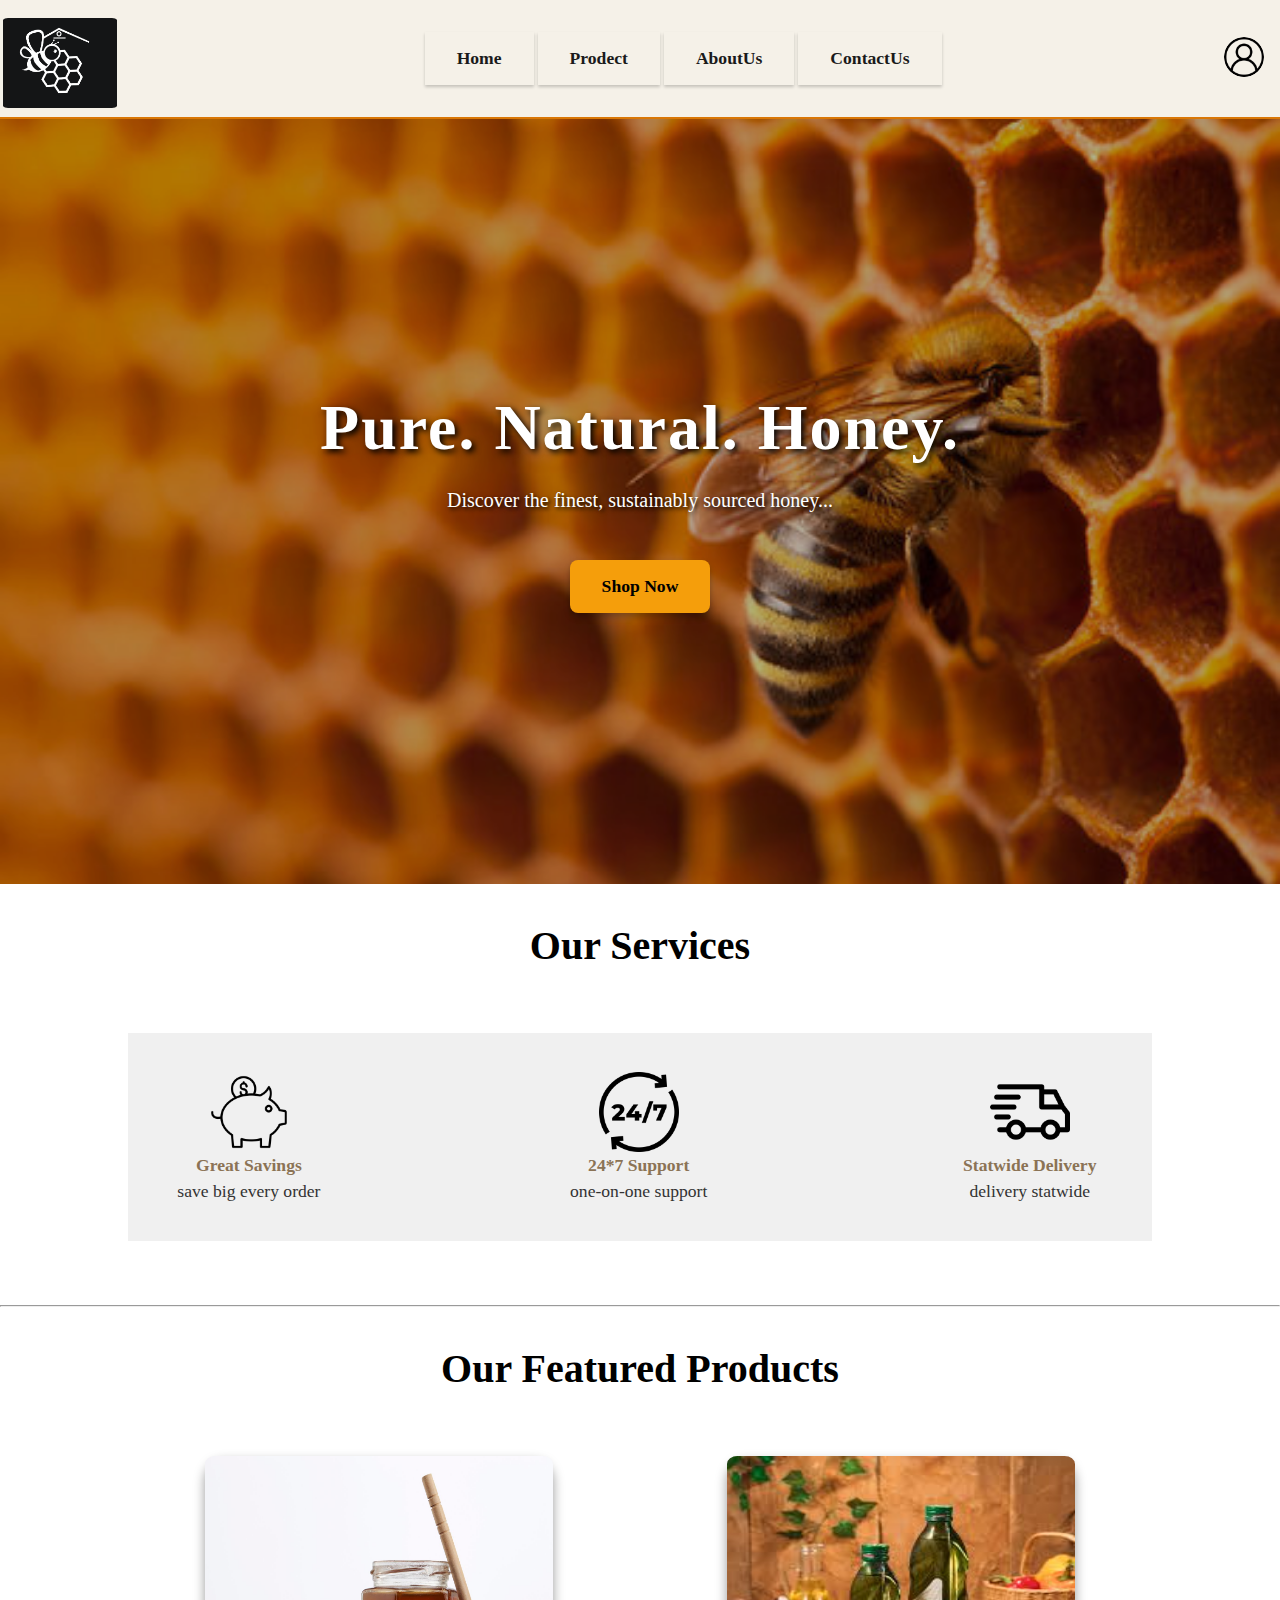
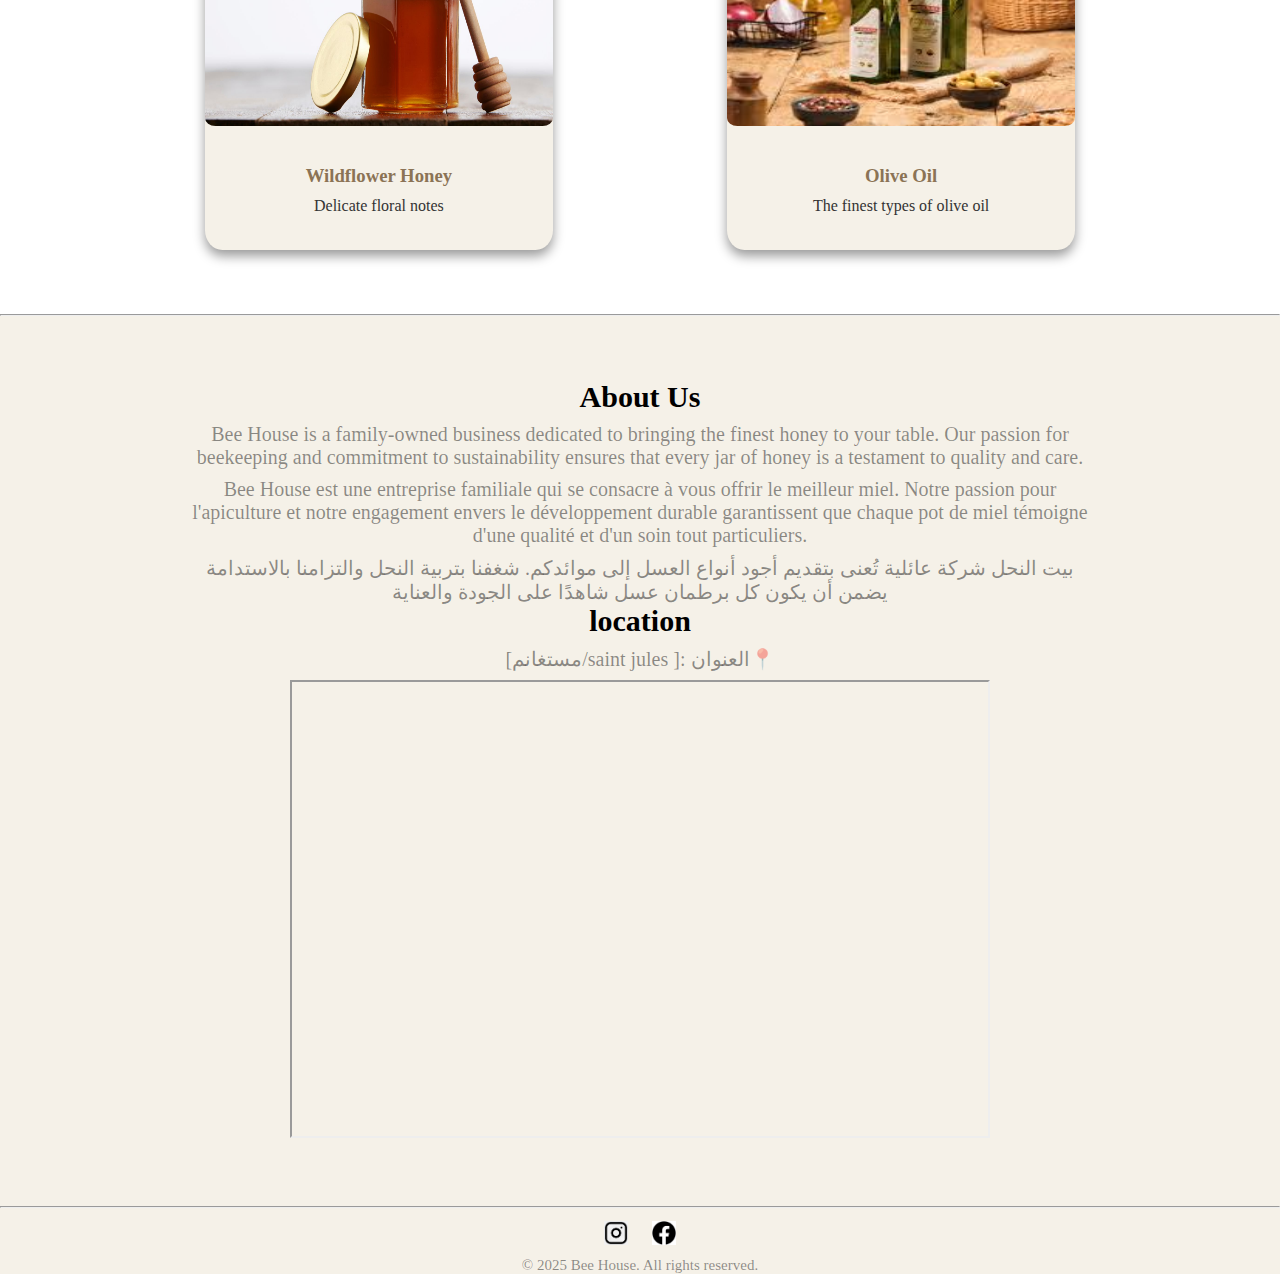
<file: index.html>
<!DOCTYPE html>
	<html>
		<head>
			<title>Bee House</title>
			<link rel="stylesheet" type="text/CSS" href="CSS/main_menu_bee_house_staylesheet.css"/>
			<meta charset="utf-8"/>
			<link rel="icon" type="image/x-icon" href="BEEBLACK.png" />
		</head>
	<body>
	<div class="header">
		<div class="logo"><img  class="beelogo" src="BEEBLACK.png"> </div>
	<section class="nav-bar">
			
			<ol>
				<li><a href="main_menu_bee_house.html"><button class="nav-bar-button">Home</button></a></li>
				<li><a href="prodect-page.html"><button class="nav-bar-button">Prodect</button></a></li>
				<li><a href="main_menu_bee_house.html#AboutUs"><button class="nav-bar-button">AboutUs</button></a></li>
				<li><a href="profile-page.html#contact"><button class="nav-bar-button">ContactUs</button></a></li>
			</ol>
	<div class="profile">
		<a href="profile-page.html"><img src="user_icon-profile.png" alt="user-profile" class="user-profile">
		</a>
	</div>
	</section>
	</div>

	<div class="divider"></div>
	
	<div class="main">
	<section class="hero-section">
		<div class="hero-content">
			<h1>Pure. Natural. Honey.</h1>
			<p>Discover the finest, sustainably sourced honey...</p>
			<a href="prodect-page.html"><button class="shop-button">Shop Now</button></a>
		</div>
	</section>
	

	<section class="our-services-section">
		<div class="sevices-text"><h2 class="services-main-title">Our Services</h2></div>
		<div class="our-services-content">
			<div class="services-card">
				<img src="piggy-bank-icon.png" alt="Savings" class="services-icon">
				<h3 class="services-title">Great Savings</h3>
				<p class="services-description">save big every order</p>
			</div>
			<div class="services-card">
				<img src="Support-icon.png" alt="Support" class="services-icon">
				<h3 class="services-title">24*7 Support</h3>
				<p class="services-description">one-on-one support</p>
			</div>
			<div class="services-card">
				<img src="Delivery-icon.png" alt="Delivery" class="services-icon">
				<h3 class="services-title">Statwide Delivery</h3>
				<p class="services-description">delivery statwide</p>
			</div>
		</div>
	</section>
	<hr>
	<section class="our-Featured-Products-section">
		<div class="Featured-Products-text"><h2 class="Featured-Products-main-title">Our Featured Products</h2></div>
		<div class="our-Featured-content">
			<div class="featured-products-card">
				<img src="jarofhoney.jpg" alt="bee-honey" class="featured-products-icon">
				<h3 class="featured-products-title">Wildflower Honey</h3>
				<p class="featured-products-description">Delicate floral notes</p>
			</div>
			<div class="featured-products-card">
				<img src="oliveoil.jpg" alt="olive-oil" class="featured-products-icon">
				<h3 class="featured-products-title">Olive Oil</h3>
				<p class="featured-products-description">The finest types of olive oil</p>
			</div>
		</div>
		
	</section>
	</div>
	<div class="footer">
	<hr>
	<section class="AboutUs-section">
	<div class="AboutUs-content"id="AboutUs">
	
		<h2>About Us</h2>
		<p> Bee House is a family-owned business dedicated to bringing the finest honey to your table. Our passion for beekeeping and commitment to sustainability ensures that every jar of honey is a testament to quality and care.
			</p>
		<p>Bee House est une entreprise familiale qui se consacre à vous offrir le meilleur miel. Notre passion pour l'apiculture et notre engagement envers le développement durable garantissent que chaque pot de miel témoigne d'une qualité et d'un soin tout particuliers.
			</p>
		<p> بيت النحل شركة عائلية تُعنى بتقديم أجود أنواع العسل إلى موائدكم. شغفنا بتربية النحل والتزامنا بالاستدامة يضمن أن يكون كل برطمان عسل شاهدًا على الجودة والعناية
			</p>
		<section class="location-section">
			<h2>location</h2>
		 	<p>[مستغانم/saint jules ]: العنوان📍</p>	
		</section>
		<center>
		<iframe title="bee-house"
				    width="700"
				    height="458"
				    id="gmap_canvas"
				    src="https://www.google.com/maps/embed?pb=!1m18!1m12!1m3!1d1408.2364253701314!2d0.09763265266804802!3d35.92988535768857!2m3!1f0!2f0!3f0!3m2!1i1024!2i768!4f13.1!3m3!1m2!1s0x128203baa3155bd5%3A0x83dfc5dcaa0c79bb!2z2KjZitiqINin2YTZhtit2YQg2Ygg2KfZhNi52LPZhCDYp9mE2YXYtdmB2ZHZiSBCZWUgaG91c2UyNw!5e0!3m2!1sfr!2sdz!4v1764360352751!5m2!1sfr!2sdz"
				    scrolling="no">
		</iframe>
		</center>
	</div>
	<hr>
	</section>
	
	<section id="media">
		<div class="social-icons">
		  
		  <a href="https://www.instagram.com/bee_house27" target="_blank">
			<img src="fa-instagram-f.png" alt="Instagram" class="social-icon">
		  </a>
		  <a href="https://www.facebook.com/lahcen2znd7" target="_blank">
			<img src="fa-facebook-f.png" alt="Facebook" class="social-icon">
		  </a>
		</div>		
	</section>
	<section id="copyright">
		<p>© 2025 Bee House. All rights reserved.
	</p>
	</section>
		
	</div>
</body>
</html>
</file>
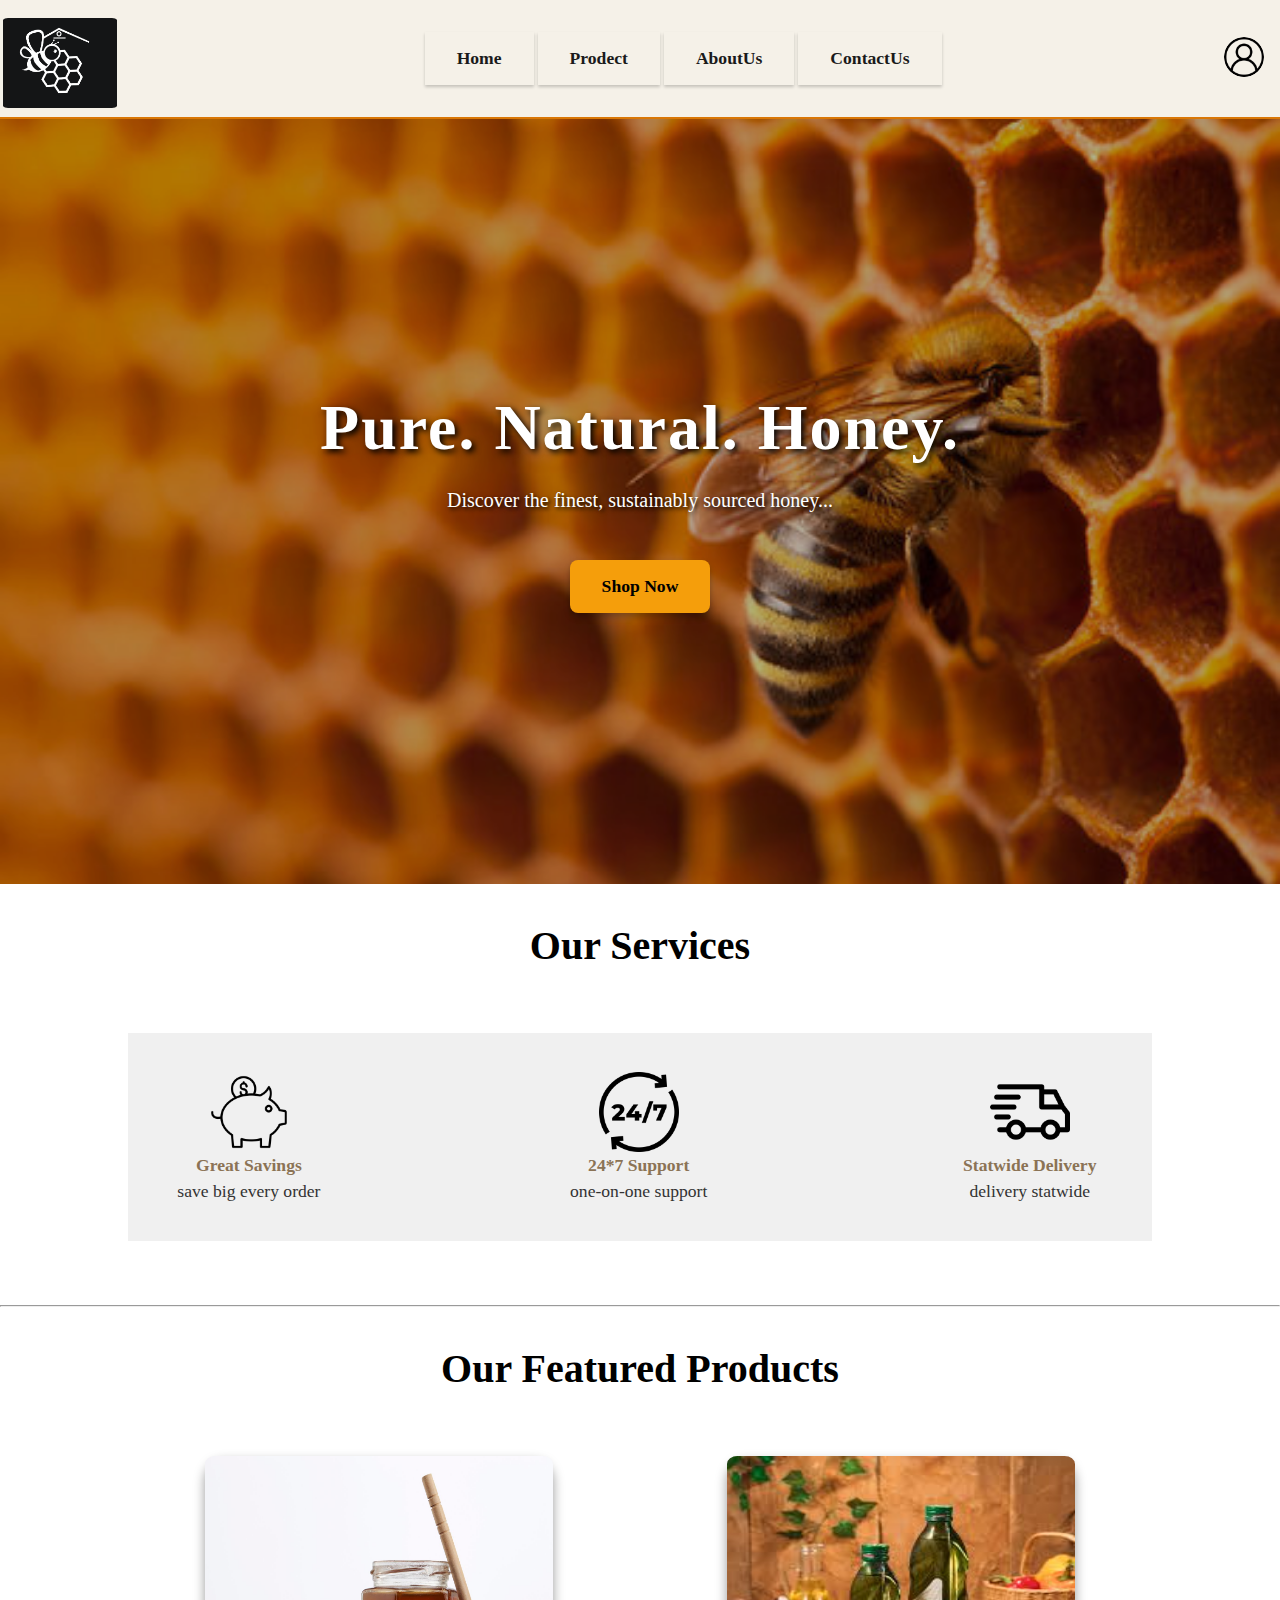
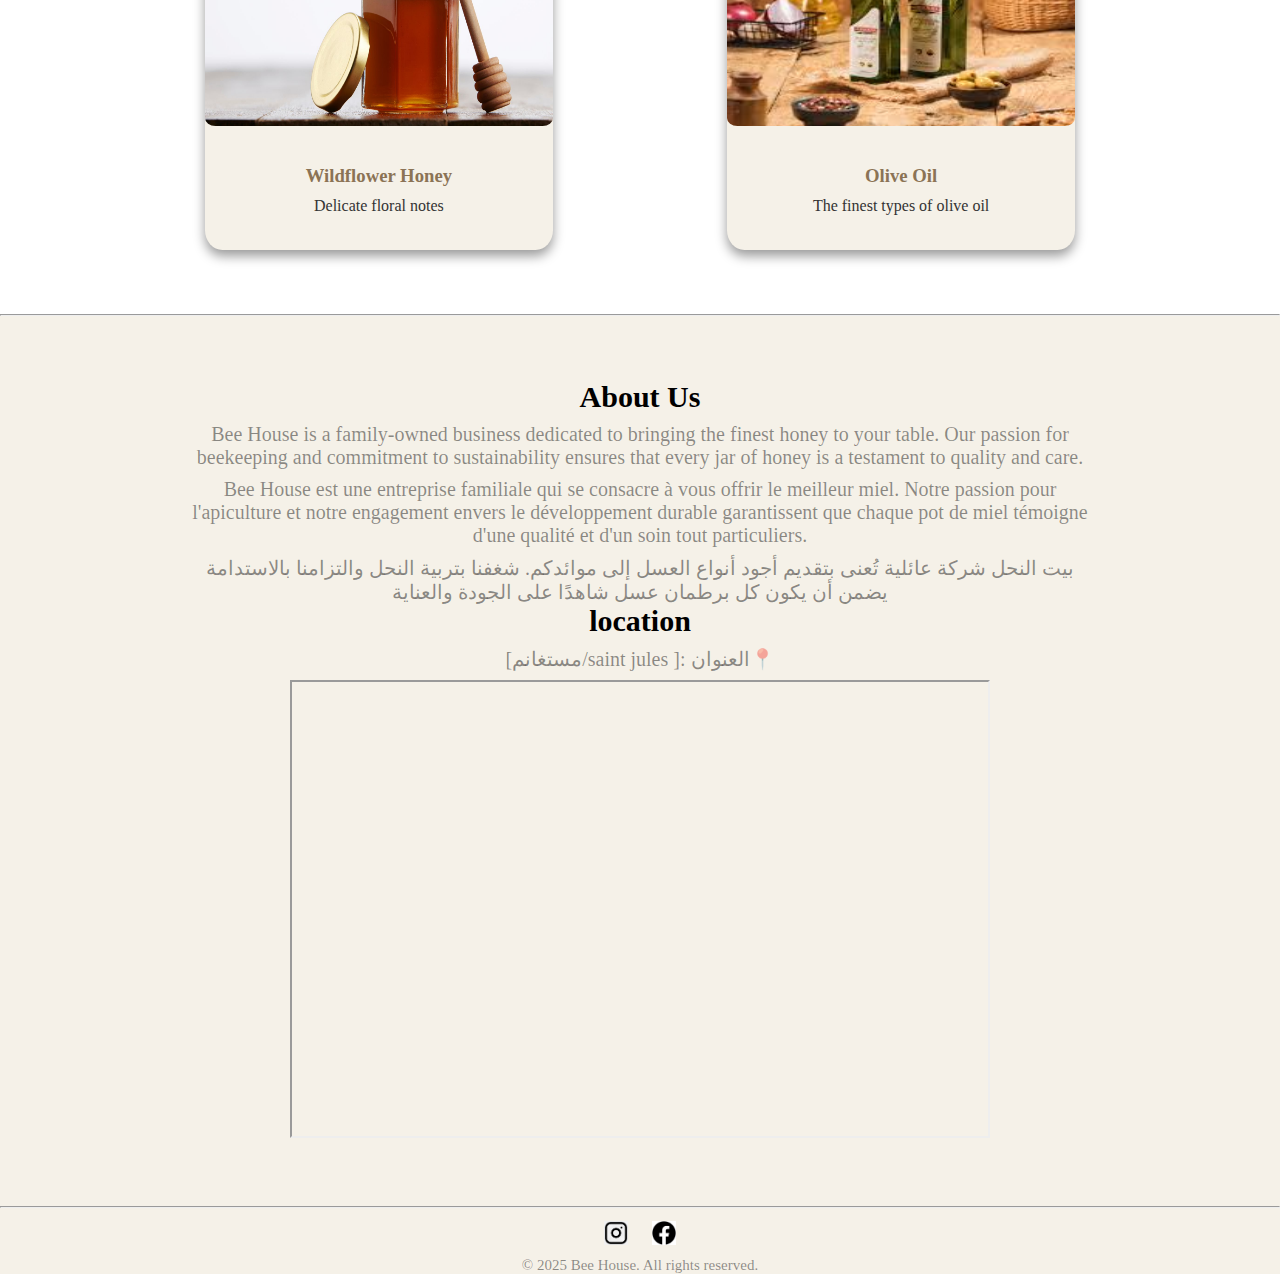
<file: main_menu_bee_house.html>
<!DOCTYPE html>
	<html>
		<head>
			<title>Bee House</title>
			<link rel="stylesheet" type="text/CSS" href="CSS/main_menu_bee_house_staylesheet.css"/>
			<meta charset="utf-8"/>
			<link rel="icon" type="image/x-icon" href="BEEBLACK.png" />
		</head>
	<body>
	<div class="header">
		<div class="logo"><img  class="beelogo" src="BEEBLACK.png"> </div>
	<section class="nav-bar">
			
			<ol>
				<li><a href="main_menu_bee_house.html"><button class="nav-bar-button">Home</button></a></li>
				<li><a href="prodect-page.html"><button class="nav-bar-button">Prodect</button></a></li>
				<li><a href="main_menu_bee_house.html#AboutUs"><button class="nav-bar-button">AboutUs</button></a></li>
				<li><a href="profile-page.html#contact"><button class="nav-bar-button">ContactUs</button></a></li>
			</ol>
	<div class="profile">
		<a href="profile-page.html"><img src="user_icon-profile.png" alt="user-profile" class="user-profile">
		</a>
	</div>
	</section>
	</div>

	<div class="divider"></div>
	
	<div class="main">
	<section class="hero-section">
		<div class="hero-content">
			<h1>Pure. Natural. Honey.</h1>
			<p>Discover the finest, sustainably sourced honey...</p>
			<a href="prodect-page.html"><button class="shop-button">Shop Now</button></a>
		</div>
	</section>
	

	<section class="our-services-section">
		<div class="sevices-text"><h2 class="services-main-title">Our Services</h2></div>
		<div class="our-services-content">
			<div class="services-card">
				<img src="piggy-bank-icon.png" alt="Savings" class="services-icon">
				<h3 class="services-title">Great Savings</h3>
				<p class="services-description">save big every order</p>
			</div>
			<div class="services-card">
				<img src="Support-icon.png" alt="Support" class="services-icon">
				<h3 class="services-title">24*7 Support</h3>
				<p class="services-description">one-on-one support</p>
			</div>
			<div class="services-card">
				<img src="Delivery-icon.png" alt="Delivery" class="services-icon">
				<h3 class="services-title">Statwide Delivery</h3>
				<p class="services-description">delivery statwide</p>
			</div>
		</div>
	</section>
	<hr>
	<section class="our-Featured-Products-section">
		<div class="Featured-Products-text"><h2 class="Featured-Products-main-title">Our Featured Products</h2></div>
		<div class="our-Featured-content">
			<div class="featured-products-card">
				<img src="jarofhoney.jpg" alt="bee-honey" class="featured-products-icon">
				<h3 class="featured-products-title">Wildflower Honey</h3>
				<p class="featured-products-description">Delicate floral notes</p>
			</div>
			<div class="featured-products-card">
				<img src="oliveoil.jpg" alt="olive-oil" class="featured-products-icon">
				<h3 class="featured-products-title">Olive Oil</h3>
				<p class="featured-products-description">The finest types of olive oil</p>
			</div>
		</div>
		
	</section>
	</div>
	<div class="footer">
	<hr>
	<section class="AboutUs-section">
	<div class="AboutUs-content"id="AboutUs">
	
		<h2>About Us</h2>
		<p> Bee House is a family-owned business dedicated to bringing the finest honey to your table. Our passion for beekeeping and commitment to sustainability ensures that every jar of honey is a testament to quality and care.
			</p>
		<p>Bee House est une entreprise familiale qui se consacre à vous offrir le meilleur miel. Notre passion pour l'apiculture et notre engagement envers le développement durable garantissent que chaque pot de miel témoigne d'une qualité et d'un soin tout particuliers.
			</p>
		<p> بيت النحل شركة عائلية تُعنى بتقديم أجود أنواع العسل إلى موائدكم. شغفنا بتربية النحل والتزامنا بالاستدامة يضمن أن يكون كل برطمان عسل شاهدًا على الجودة والعناية
			</p>
		<section class="location-section">
			<h2>location</h2>
		 	<p>[مستغانم/saint jules ]: العنوان📍</p>	
		</section>
		<center>
		<iframe title="bee-house"
				    width="700"
				    height="458"
				    id="gmap_canvas"
				    src="https://www.google.com/maps/embed?pb=!1m18!1m12!1m3!1d1408.2364253701314!2d0.09763265266804802!3d35.92988535768857!2m3!1f0!2f0!3f0!3m2!1i1024!2i768!4f13.1!3m3!1m2!1s0x128203baa3155bd5%3A0x83dfc5dcaa0c79bb!2z2KjZitiqINin2YTZhtit2YQg2Ygg2KfZhNi52LPZhCDYp9mE2YXYtdmB2ZHZiSBCZWUgaG91c2UyNw!5e0!3m2!1sfr!2sdz!4v1764360352751!5m2!1sfr!2sdz"
				    scrolling="no">
		</iframe>
		</center>
	</div>
	<hr>
	</section>
	
	<section id="media">
		<div class="social-icons">
		  
		  <a href="https://www.instagram.com/bee_house27" target="_blank">
			<img src="fa-instagram-f.png" alt="Instagram" class="social-icon">
		  </a>
		  <a href="https://www.facebook.com/lahcen2znd7" target="_blank">
			<img src="fa-facebook-f.png" alt="Facebook" class="social-icon">
		  </a>
		</div>		
	</section>
	<section id="copyright">
		<p>© 2025 Bee House. All rights reserved.
	</p>
	</section>
		
	</div>
</body>
</html>
</file>
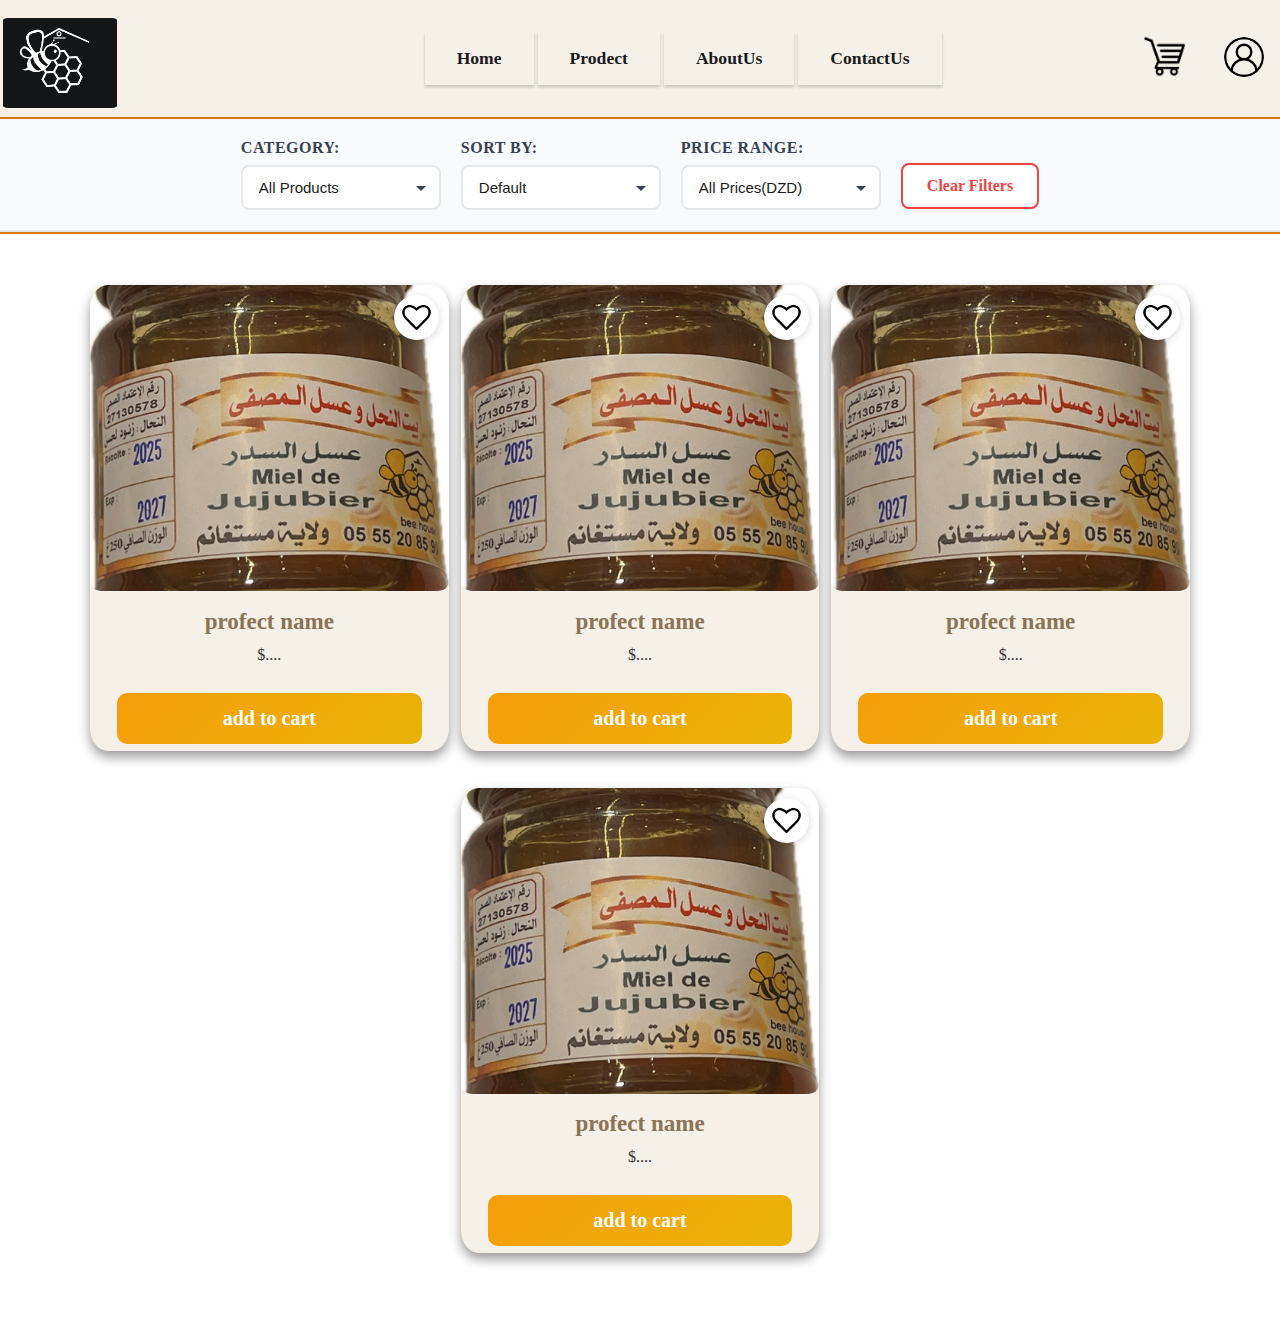
<file: prodect-page.html>
<!DOCTYPE html>
	<html>
		<head>
			<title>Bee House</title>
			<link rel="stylesheet" type="text/CSS" href="CSS/prodect-page-stylesheet.css"/>
			<meta charset="utf-8"/>
			<link rel="icon" type="image/x-icon" href="BEEBLACK.png" />

</head>
	<body>
	<div class="header">
		<div class="logo"><img  class="beelogo" src="BEEBLACK.png"> </div>
	<section class="nav-bar">
			
			<ol>
				<li><a href="main_menu_bee_house.html"><button class="nav-bar-button">Home</button></a></li>
				<li><a href="prodect-page.html"><button class="nav-bar-button">Prodect</button></a></li>
				<li><a href="main_menu_bee_house.html#AboutUs"><button class="nav-bar-button">AboutUs</button></a></li>
				<li><a href="profile-page.html#contact"><button class="nav-bar-button">ContactUs</button></a></li>
			</ol>
		
	<div class="profile">
		<div class="cart-icon-container">
		<a href="profile-page.html">
			<img src="cart-icon.png" alt="shopping cart" class="cart-icon">
		</a>
		</div>
		<a href="profile-page.html"><img src="user_icon-profile.png" alt="user-profile" class="user-profile">
		</a>
		</div>
	</section>
	</div>
	<div class="divider"></div>
	<!--<section class="search-bar">	
	<div class="search-container">
        <div class="search-box">
            <input type="text" class="search-input" placeholder="Search anything..." id="searchInput">
            <button class="search-btn" id="searchBtn">
            <img src="search-icon.png" alt="search" class="search-icon">
            </button>
        </div>
    </div>
	</section>-->
	<section class="filter-section">
    <div class="filters-container">
        
        <!-- Category Dropdown -->
        <div class="filter-group">
            <label for="categoryFilter" class="filter-label">
                <span class="filter-icon">Category:</span>
                
            </label>
            <select id="categoryFilter" name="category" class="filter-dropdown">
                <option value="all">All Products</option>
                <option value="honey">Bee Honey</option>
                <option value="olive-oil">Olive Oil</option>
            </select>
        </div>

        <!-- Sort By Dropdown -->
        <div class="filter-group">
            <label for="sortFilter" class="filter-label">
                <span class="filter-icon"> Sort By:</span>
               
            </label>
            <select id="sortFilter" name="sort" class="filter-dropdown">
                <option value="none">Default</option>
                <option value="price-low">Price: Low to High</option>
                <option value="price-high">Price: High to Low</option>
                <option value="size-low">Size: Small to Large</option>
                <option value="size-high">Size: Large to Small</option>
                <option value="name-az">Name: A to Z</option>
                <option value="name-za">Name: Z to A</option>
            </select>
        </div>

        <!-- Price Range Dropdown (Optional) -->
        <div class="filter-group">
            <label for="priceFilter" class="filter-label">
                <span class="filter-icon">Price Range:</span>
                
            </label>
            <select id="priceFilter" name="price" class="filter-dropdown">
                <option value="all">All Prices(DZD)</option>
                <option value="0-10">0 - 1500</option>
                <option value="10-20">1500 - 2000</option>
                <option value="20-30">2000 - 3000</option>
                <option value="30+">3000+</option>
            </select>
        </div>

        <!-- Clear Filters Button -->
        <div class="filter-group">
            <button class="clear-filters-btn" id="clearFilters">
                <span class="filter-icon">Clear Filters</span> 
            </button>
        </div>

    </div>
</section>
	<div class="divider"></div>
	<section class="prodects-section">
		<div class="our-prodect-content">
			<div class="products-card" data-category="" data-price="" data-size="">
				<section class="img-wishlist-section">	
				<div class="wish-list-content">	
				<button class="wish-list-btn"><img src="heart-icon.jpg" alt="wish-list" class="wish-list-img"></button>
				</div>
				</section>
				<h3 class="products-title">profect name</h3>
				<p class="products-prix">$....</p>
				<button class="addtocart-btn" id="add-to-cart">add to cart</button>
			</div>
			<div class="products-card" data-category="" data-price="" data-size="">
				<section class="img-wishlist-section">	
				<div class="wish-list-content">	
				<button class="wish-list-btn"><img src="heart-icon.jpg" alt="wish-list" class="wish-list-img"></button>
				</div>
				</section>
				<h3 class="products-title">profect name</h3>
				<p class="products-prix">$....</p>
				<button class="addtocart-btn" id="add-to-cart">add to cart</button>
			</div>
			<div class="products-card" data-category="" data-price="" data-size="">
				<section class="img-wishlist-section">	
				<div class="wish-list-content">	
				<button class="wish-list-btn"><img src="heart-icon.jpg" alt="wish-list" class="wish-list-img"></button>
				</div>
				</section>
				<h3 class="products-title">profect name</h3>
				<p class="products-prix">$....</p>
				<button class="addtocart-btn" id="add-to-cart">add to cart</button>
			</div>
			<div class="products-card" data-category="" data-price="" data-size="">
				<section class="img-wishlist-section">	
				<div class="wish-list-content">	
				<button class="wish-list-btn"><img src="heart-icon.jpg" alt="wish-list" class="wish-list-img"></button>
				</div>
				</section>
				<h3 class="products-title">profect name</h3>
				<p class="products-prix">$....</p>
				<button class="addtocart-btn" id="add-to-cart">add to cart</button>
			</div>
		</div>
	</section>

</body>
</html>
</file>
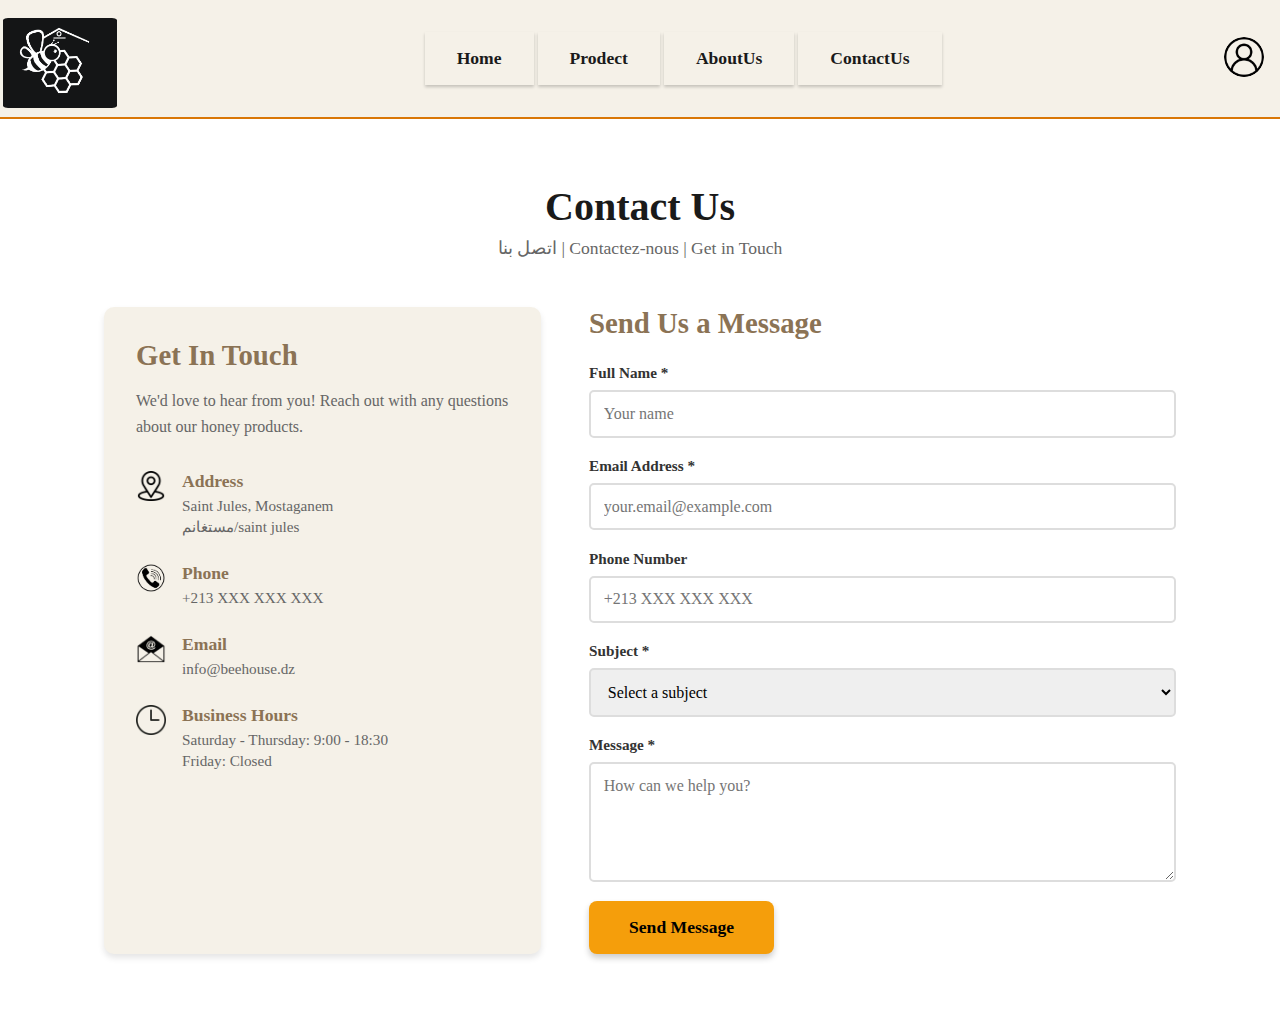
<file: profile-page.html>
<!DOCTYPE html>
	<html>
		<head>
			<title>Bee House</title>
			<link rel="stylesheet" type="text/CSS" href="CSS/profile-page_stylesheet.css"/>
			<meta charset="utf-8"/>
			<link rel="icon" type="image/x-icon" href="BEEBLACK.png" />
			<meta name="viewport" content="width=device-width, initial-scale=1.0">
</head>
	<body>
	<div class="header">
		<div class="logo"><img  class="beelogo" src="BEEBLACK.png"> </div>
	<section class="nav-bar">
			
			<ol>
				<li><a href="main_menu_bee_house.html"><button class="nav-bar-button">Home</button></a></li>
				<li><a href="prodect-page.html"><button class="nav-bar-button">Prodect</button></a></li>
				<li><a href="main_menu_bee_house.html#AboutUs"><button class="nav-bar-button">AboutUs</button></a></li>
				<li><a href="profile-page.html#contact"><button class="nav-bar-button">ContactUs</button></a></li>
			</ol>
		
	<div class="profile">
		<a href="profile-page.html"><img src="user_icon-profile.png" alt="user-profile" class="user-profile">
		</a></div>
	</section>
	</div>
	<div class="divider"></div>
	<!-- Add this section before the footer in your main_menu_bee_house.php -->

<section class="contact-section" id="contact">
	<div class="contact-container">
		<div class="contact-header">
			<h2>Contact Us</h2>
			<p>اتصل بنا | Contactez-nous | Get in Touch</p>
		</div>
		
		<div class="contact-content">
			<!-- Contact Information -->
			<div class="contact-info">
				<h3>Get In Touch</h3>
				<p>We'd love to hear from you! Reach out with any questions about our honey products.</p>
				
				<div class="info-item">
					<img src="location-icon.png" alt="Location" class="info-icon">
					<div>
						<h4>Address</h4>
						<p>Saint Jules, Mostaganem</p>
						<p>مستغانم/saint jules</p>
					</div>
				</div>
				
				<div class="info-item">
					<img src="phone-icon.png" alt="Phone" class="info-icon">
					<div>
						<h4>Phone</h4>
						<p>+213 XXX XXX XXX</p>
					</div>
				</div>
				
				<div class="info-item">
					<img src="email-icon.png" alt="Email" class="info-icon">
					<div>
						<h4>Email</h4>
						<p>info@beehouse.dz</p>
					</div>
				</div>
				
				<div class="info-item">
					<img src="clock-icon.png" alt="Hours" class="info-icon">
					<div>
						<h4>Business Hours</h4>
						<p>Saturday - Thursday: 9:00  - 18:30 </p>
						<p>Friday: Closed</p>
					</div>
				</div>
			</div>
			
			<!-- Contact Form -->
			<div class="contact-form-wrapper">
				<h3>Send Us a Message</h3>
				<form class="contact-form" action="submit_contact.php" method="POST">
					<div class="form-group">
						<label for="name">Full Name *</label>
						<input type="text" id="name" name="name" required placeholder="Your name">
					</div>
					
					<div class="form-group">
						<label for="email">Email Address *</label>
						<input type="email" id="email" name="email" required placeholder="your.email@example.com">
					</div>
					
					<div class="form-group">
						<label for="phone">Phone Number</label>
						<input type="tel" id="phone" name="phone" placeholder="+213 XXX XXX XXX">
					</div>
					
					<div class="form-group">
						<label for="subject">Subject *</label>
						<select id="subject" name="subject" required>
							<option value="">Select a subject</option>
							<option value="product">Product Inquiry</option>
							<option value="order">Order Status</option>
							<option value="wholesale">Wholesale Inquiry</option>
							<option value="feedback">Feedback</option>
							<option value="other">Other</option>
						</select>
					</div>
					
					<div class="form-group">
						<label for="message">Message *</label>
						<textarea id="message" name="message" rows="5" required placeholder="How can we help you?"></textarea>
					</div>
					
					<button type="submit" class="submit-button">Send Message</button>
				</form>
			</div>
		</div>
	</div>
	</section>
</body>
</html>
</file>
<file: CSS/main_menu_bee_house_staylesheet.css>
* {
	margin: 0;
	padding: 0;
	box-sizing: border-box;
	font-family: 'Epilogue';
                    
}
.header{
	background: #f5f1e8;
	padding: 1rem 0;
	width: 100%;
	min-height: 100px;
	position: relative;	
}

.logo{
	height: 90px;
	width: 120px;
	float: left;
	margin: 0.1rem 0rem;
	display: flex;
	align-items: center;
	justify-content: center;
	overflow: hidden;
	border-radius: 8px;
}

.beelogo{
	max-height: 100%;
	max-width: 100%;
	object-fit: contain;
}
.nav-bar a{
	
	text-decoration: none;
	
}

.nav-bar{
	display: flex;
	align-items: center;
	justify-content: center;
	gap: 4rem;
	padding: 1rem;
	flex-wrap: wrap;
	position: relative;
}
.nav-bar ol{
	
	display: inline-block;
	margin-right: 3%;
	
}
.nav-bar li{
	list-style-type: none;
	text-decoration: none;
	display: inline-block;
	justify-content: center; 
	font-size: 20px;
}
.nav-bar button{
	
	color: #1a1a1a;
	padding: 1rem 2rem;
	border: none;
	cursor: pointer;
}
.nav-bar-button{
	background: #f5f1e8;
	padding: 1rem 2.5rem;
	border: none;
	font-size: 1.1rem;
	font-weight: 600;
	transition: all 0.3s ease;
	box-shadow: 0 2px 3px rgba(0, 0, 0, 0.2);
	
	
}
.nav-bar-button:hover{
	background: #d97706;
	transform: translateY(-2px);
	box-shadow: 0 6px 12px rgba(0, 0, 0, 0.4);
	
}
.profile {
	position: absolute;
	right: 1rem;
	display: flex;
	align-items: center;
	
	
}
.user-profile {
	
	border-radius: 52%;
	width: 40px; /* Adjust icon size */
	height: 40px;
	cursor: pointer;
	transition: all 0.3s ease;
}
.user-profile:hover{	
	transform: translateY(-3px)scale(1.1);

}
.profile a{
	display: inline-block;
	text-decoration: none ;

}
.maintext1	{
	text-align: justified;
	font-size: 60px;
	/*margin-top: 50px;
	*/
} 

.footer{
	background-color: #F5F1E8;

}
.AboutUs-content{
	margin: 5% 15%; 
}

.AboutUs-content h2{
	
	font-size: 30px;
	justify-content: center;
	text-align: center;
	
	
}
.AboutUs-content p{
	
	font-size: 20px;
	justify-content: center;
	text-align: center;
	margin-top: 1%;
	color: #00000070;
}
.location-section{
	margin-bottom: 1%;
	justify-items:center;

}
.social-icons{
	display: flex;
	gap: 1.5rem; /* Space between icons */
	justify-content: center;
	align-items: center;
	margin-top: 1%;
	transition: transform 0.3s ease;
}
.social-icon:hover {
	transform: translateY(-3px); /* Lift effect on hover */
}

.social-icon{
	width: 24px; /* Adjust icon size */
	height: 24px;
	display: block;
	transition: transform 0.3s ease;
}
#copyright p{
	
	font-size: 15px;
	justify-content: center;
	text-align: center;
	color: #00000070;
	margin-top: 1%;
}
.hero-section {
	/* Full viewport height */
	min-height:	85vh;
  
	/* Background image setup */
	background-image: url('../main_mune_bd.jpg');
	background-size: cover;
	background-position: center;
	background-repeat: no-repeat;
  
	display: flex;
	align-items: center;
	justify-content: center;
	/* Dark overlay for text readability */
	position: relative;
	
}

.hero-section::before {
	content: '';
	position: absolute;
	top: 0;
	left: 0;
	right: 0;
	bottom: 0;
	background: rgba(0, 0, 0, 0.3); /* Semi-transparent dark overlay */
	z-index: 1;
}

.hero-content {
	position: relative;
	z-index: 2;
	text-align: center;
	color: white;
	padding: 2rem;
	max-width: 800px;
	
}

.hero-content h1 {
      font-size: 4rem;
      font-weight: bold;
      margin-bottom: 1.5rem;
      text-shadow: 3px 3px 6px rgba(0, 0, 0, 3);
      letter-spacing: 2px;
}
.hero-content p {
      font-size: 1.25rem;
      margin-bottom: 2rem;
      text-shadow: 2px 2px 4px rgba(0, 0, 0,3);
	  
}
.hero-content button {
	background: #f59e0b;
	color: #000;
	padding: 1rem 2rem;
	border: none;
	border-radius: 8px;
	font-weight: 600;
	cursor: pointer;
	margin-top: 1rem;
}
.shop-button {
	background: #f59e0b;
	color: #000;
	padding: 1rem 2.5rem;
	border: none;
	border-radius: 8px;
	font-size: 1.1rem;
	font-weight: 600;
	cursor: pointer;
	transition: all 0.3s ease;
	box-shadow: 0 4px 6px rgba(0, 0, 0, 0.3);
}

.shop-button:hover {
	background: #d97706;
	transform: translateY(-2px);
	box-shadow: 0 6px 12px rgba(0, 0, 0, 0.4);
}
.sevices-text{
	display: flex;
	justify-content: center;
	align-items: center;
}
.services-main-title{
	margin-top: 3%;
	font-size: 40px;
	font-family: 'Epilogue';
}
.our-services-content{
	margin: 5% 10%;
	padding: 3% 3%;
	background-color: #F0F0F0;
	display: flex;
	gap: 24%;
}
.services-card {
	display: flex;
	justify-content: center;
	flex-wrap: wrap;
	text-align: center;
}
.services-icon {
	width: 80px;
	height: 80px;
	margin-bottom: 2%;
}

.services-title {
	font-size: 110%;
	font-weight: 600;
	color: #8B7355; /* Brown/tan color */
	margin-bottom: 3%;
}

.services-description {
  	font-size: 110%;
  	color: #333;
  	margin: 0;
}
.Featured-Products-text{
	display: flex;
	justify-content: center;
	align-items: center;
}
.Featured-Products-main-title{
	margin-top: 3%;
	font-size: 40px;
	font-family: 'Epilogue';
}
.our-Featured-content{
	margin: 2% 10%;
	padding: 3% 6%;
	display: flex;
	gap: 20%;
}
.featured-products-card {
	border-radius: 5%;
	background: #F5F1E8;
	min-height: 40vh;
	height: auto;
	width: 35vw;
	text-align: center;
	box-shadow:  0 6px 12px rgba(0, 0, 0, 0.4);;
}
.featured-products-icon {

	width: 100%;
	height: 30vh;
	margin-bottom: 10%;
	border-radius: 3%;
}

.featured-products-title {
	
	
	font-weight: 600;
	color: #8B7355; /* Brown/tan color */
	margin-bottom: 3%;
}

.featured-products-description {
 	margin-bottom: 10%;
 	color: #333; 
}
.divider {
	height: 2px;
	background: #d97706;
	margin: 0;
}
/* Responsive adjustments */
@media screen and (max-width: 1024px) {
	.nav-bar {
		gap: 10%;
	}
	
	.nav-bar li {
		font-size: 18px;
	}
	
	.nav-bar-button {
		padding: 0.8rem 1.5rem;
		font-size: 1rem;
	}
	
	.featured-products-card {
		width: 40vw;
	}
	
}

/* Mobile devices (max-width: 768px) */
@media screen and (max-width: 768px) {
	.header {
		height: auto;
		padding-bottom: 2%;
	}
	
	#logo {
		height: 60px;
		width: 80px;
		margin-top: 2%;
		margin-left: 2%;
	}
	
	#logo img {
		height: 60px;
		width: 95px;
	}
	
	.nav-bar {
		flex-direction: column;
		gap: 5%;
		padding: 10px;
	}
	
	.nav-bar ol {
		margin-right: 0;
		margin-top: 10px;
	}
	
	.nav-bar li {
		font-size: 16px;
		display: block;
		margin-bottom: 5px;
	}
	
	.nav-bar-button {
		padding: 0.6rem 1.2rem;
		font-size: 0.9rem;
	}
	
	.profile {
		position: absolute;
		top: 15px;
		right: 15px;
	}
	.our-Featured-content {
		padding: 3%;
		gap: 3%;
	}
	
	.featured-products-card {
		width: 90vw;
		height: auto;
		min-height: 50vh;
	}
	
	.featured-products-title {
		font-size: 20px;
	}
	
}

/* Small mobile devices (max-width: 480px) */
@media screen and (max-width: 480px) {
	#logo {
		height: 50px;
		width: 70px;
	}
	
	#logo img {
		height: 50px;
		width: 80px;
	}
	
	.nav-bar li {
		font-size: 14px;
		margin-bottom: 8px;
	}
	
	.nav-bar-button {
		padding: 0.5rem 1rem;
		font-size: 0.85rem;
	}
	
	.user-profile {
		width: 35px;
		height: 35px;
	}
	.featured-products-card {
		width: 95vw;
	}
	.featured-products-title {
		font-size: 18px;
		margin-top: 3%;
	}
}
</file>
<file: CSS/prodect-page-stylesheet.css>
* {
	margin: 0;
	padding: 0;
	box-sizing: border-box;
	font-family: 'Epilogue';
                    
}
.header{
	background: #f5f1e8;
	padding: 1rem 0;
	width: 100%;
	min-height: 100px;
}

.logo{
	height: 90px;
	width: 120px;
	float: left;
	margin: 0.1rem 0rem;
	display: flex;
	align-items: center;
	justify-content: center;
	overflow: hidden;
	border-radius: 8px;
}

.beelogo{
	max-height: 100%;
	max-width: 100%;
	object-fit: contain;
}
.nav-bar a{
	
	text-decoration: none;
	
}
.nav-bar{
	display: flex;
	align-items: center;
	justify-content: center;
	gap: 4rem;
	padding: 1rem;
	flex-wrap: wrap;
	position: relative;
}
.nav-bar ol{
	
	display: inline-block;
	margin-right: 3%;
	
}
.nav-bar li{
	list-style-type: none;
	text-decoration: none;
	display: inline-block;
	justify-content: center; 
	font-size: 20px;
}
.nav-bar button{
	
	color: #1a1a1a;
	padding: 1rem 2rem;
	border: none;
	cursor: pointer;
}
.nav-bar-button{
	background: #f5f1e8;
	padding: 1rem 2.5rem;
	border: none;
	font-size: 1.1rem;
	font-weight: 600;
	transition: all 0.3s ease;
	box-shadow: 0 2px 3px rgba(0, 0, 0, 0.2);
	
	
}
.nav-bar-button:hover{
	background: #d97706;
	transform: translateY(-2px);
	box-shadow: 0 6px 12px rgba(0, 0, 0, 0.4);
	
}
.profile {
	position: absolute;
	right: 1rem;
	display: flex;
	align-items: center;
	gap: 2rem;
}
.user-profile {
	
	border-radius: 52%;
	width: 40px; /* Adjust icon size */
	height: 40px;
	cursor: pointer;
	transition: all 0.3s ease;
}
.user-profile:hover{	
	transform: translateY(-3px)scale(1.1);

}
.profile a{
	display: inline-block;
	text-decoration: none ;

}
.cart-icon-container {
	position: relative;
	display: flex;
	align-items: center;
}

.cart-icon {
	width: 55px;
	height: 55px;
	cursor: pointer;
	transition: all 0.3s ease;
	border-radius: 50%;
	
}

.cart-icon:hover {
	transform: translateY(-3px)scale(1.1);
}
.search-container {
    position: relative;
    margin-top:  2.5%;
    margin-left: 2.5%;

}

.search-box {
	position: relative;
	width: 400px;
	height: 60px;
}
.search-icon {
    width: 80.1415px;
    height: 80.1415px;
	fill: white;
}
.search-input {
	width: 200%;
	height: 100%;
	border: none;
	outline: none;
	padding: 0 60px 0 25px;
	font-size: 18px;
	border-radius: 50px;
	background: rgba(255, 255, 255, 0.95);
	backdrop-filter: blur(10px);
	
	transition: all 0.4s ease;
}
.search-input::placeholder {
	color: #aaa;
}
.search-input:focus {

	box-shadow: 0 15px 40px rgba(0, 0, 0, 0.3);
	background: #fff;
}
.search-btn {
	position: absolute;
	left: 185.5%;
	top: 50%;
	transform: translateY(-50%);
	width: 50px;
	height: 50px;
	border: none;
	border-radius: 50%;
	background: #fff;
	cursor: pointer;
	display: flex;
	align-items: center;
	justify-content: center;
	transition: all 0.3s ease;
}
.search-btn:hover {
	transform: translateY(-50%) scale(1.1);

}

.our-prodect-content{
	margin-top: 1%;
	padding: 3% 2%;
	display: flex;
	flex-wrap: wrap;
	justify-content: center;
	gap: 1%;
}
.products-card {
	border-radius: 5%;
	background: #F5F1E8;
	height: auto;
	max-width: 640px;
	width: 28vw;
	text-align: center;
	align-items: center;
	transition: transform 0.3s ease, box-shadow 0.3s ease;
	box-shadow:  0 6px 12px rgba(0, 0, 0, 0.4);
	margin-bottom: 3%;
	overflow: hidden;
    position: relative;
}
.products-card:hover {
    transform: translateY(-5px);
    box-shadow: 0 10px 20px rgba(0, 0, 0, 0.5);
}
.products-img {
	width: 100%;
    height: 100%;
    object-fit: cover;
    transition: transform 0.3s ease;
}


.products-title {
	margin-top: 5%;
	font-size: 23px;
	font-weight: bold;
	color: #8B7355; /* Brown/tan color */
	margin-bottom: 3%;
}

.products-prix {
 	
 	color: #333; 
}
.addtocart-btn{
	font-size: 20px;
	font-weight: bold;
	font-family: 'Epilogue';
	padding: 14px 32px;
	position: relative;
	margin: 8% auto 2%;
	width: 85%;
	border-radius: 10px;
	background: linear-gradient(135deg, #f59e0b 0%, #eab308 100%);
	color: white;
	border: none;
	cursor: pointer;
	display: flex;
	align-items: center;
	justify-content: center;
	gap: 8px;
	transition: all 0.3s ease;

}
.addtocart-btn:hover{
	transform: translateY(-2px);
	background: linear-gradient(135deg, #eab308 0%, #f59e0b 100%);

}

.divider {
	height: 2px;
	background: #d97706;
	margin: 0;
}
.filter-section {
    background: #f9fafb;
    padding: 20px 0;
    border-bottom: 2px solid #e5e7eb;
}

.filters-container {
    display: flex;
    flex-wrap: wrap;
    align-items: center;
    justify-content: center;
    gap: 20px;
    padding: 0 4%;
}

.filter-group {
    display: flex;
    flex-direction: column;
    gap: 8px;
}

.filter-label {
    font-size: 14px;
    font-weight: 600;
    color: #374151;
    text-transform: uppercase;
    letter-spacing: 0.5px;
    display: flex;
    align-items: center;
    gap: 6px;
}

.filter-icon {
    font-size: 16px;
}

.filter-dropdown {
    padding: 12px 16px;
    font-size: 15px;
    font-family: 'Epilogue', sans-serif;
    color: #1a1a1a;
    background: white;
    border: 2px solid #e5e7eb;
    border-radius: 8px;
    cursor: pointer;
    transition: all 0.3s ease;
    min-width: 200px;
    appearance: none; /* Remove default arrow */
    background-image: url("data:image/svg+xml,%3Csvg xmlns='http://www.w3.org/2000/svg' width='12' height='12' viewBox='0 0 12 12'%3E%3Cpath fill='%23374151' d='M6 9L1 4h10z'/%3E%3C/svg%3E");
    background-repeat: no-repeat;
    background-position: right 12px center;
    padding-right: 40px;
}

.filter-dropdown:hover {
    border-color: #f59e0b;
    box-shadow: 0 2px 8px rgba(245, 158, 11, 0.2);
}

.filter-dropdown:focus {
    outline: none;
    border-color: #f59e0b;
    box-shadow: 0 0 0 3px rgba(245, 158, 11, 0.1);
}

/* Clear Filters Button */
.clear-filters-btn {
    padding: 12px 24px;
    font-size: 15px;
    font-weight: 600;
    font-family: 'Epilogue', sans-serif;
    color: #ef4444;
    background: white;
    border: 2px solid #ef4444;
    border-radius: 8px;
    cursor: pointer;
    transition: all 0.3s ease;
    display: flex;
    align-items: center;
    gap: 8px;
    margin-top: 22px; /* Align with dropdowns */
}

.clear-filters-btn:hover {
    background: #ef4444;
    color: white;
    transform: translateY(-2px);
    box-shadow: 0 4px 12px rgba(239, 68, 68, 0.3);
}

.clear-filters-btn:active {
    transform: translateY(0);
}
.img-wishlist-section{
	
	background-image: url('../jarofhounyreal.jpg');
	background-size: cover;
	background-position: center;
	background-repeat: no-repeat;
  
	display: flex;
	align-items: right;
	justify-content: right;
	/* Dark overlay for text readability */
	position: relative;
	height: 34vh;
	margin-bottom: 4%;
	border-radius: 3%;
}
.img-wishlist-section::before {
	content: '';
	position: absolute;
	top: 0;
	left: 0;
	right: 0;
	bottom: 0;
	
	z-index: 1;
}
.wish-list-content {
    position: absolute;
    top: 10px;
    right: 10px;
    z-index: 3;
}
.wish-list-btn{
	background: white;
    width: 45px;
    height: 45px;
    border: none;
    border-radius: 50%;
    cursor: pointer;
    display: flex;
    align-items: center;
    justify-content: center;
    transition: all 0.3s ease;
    box-shadow: 0 2px 8px rgba(0, 0, 0, 0.15);
}
.wish-list-btn.active {
    background: #ef4444;
}
.wish-list-img{
	width: 35px;
	height: 35px;
	border-radius: 50%;
	fill: white;
	border: 0;
}
.wish-list-btn:hover{
	transform: scale(1.1);
    background: #fee2e2;
}

/* ===== RESPONSIVE MEDIA QUERIES ===== */

/* Tablets and smaller desktops (max-width: 1024px) */
@media screen and (max-width: 1024px) {
	.nav-bar {
		gap: 10%;
	}
	
	.nav-bar li {
		font-size: 18px;
	}
	
	.nav-bar-button {
		padding: 0.8rem 1.5rem;
		font-size: 1rem;
	}
	
	.search-box {
		width: 350px;
	}
	
	.products-card {
		width: 40vw;
	}
	
	.addtocart-btn {
		margin-left: 50px;
		width: 250px;
	}
}

/* Mobile devices (max-width: 768px) */
@media screen and (max-width: 768px) {
	.header {
		height: auto;
		padding-bottom: 2%;
	}
	
	#logo {
		height: 60px;
		width: 80px;
		margin-top: 2%;
		margin-left: 2%;
	}
	
	#logo img {
		height: 60px;
		width: 95px;
	}
	
	.nav-bar {
		flex-direction: column;
		gap: 5%;
		padding: 10px;
	}
	
	.nav-bar ol {
		margin-right: 0;
		margin-top: 10px;
	}
	
	.nav-bar li {
		font-size: 16px;
		display: block;
		margin-bottom: 5px;
	}
	
	.nav-bar-button {
		padding: 0.6rem 1.2rem;
		font-size: 0.9rem;
	}
	
	.profile {
		position: absolute;
		top: 15px;
		right: 15px;
	}
	
	.search-container {
		margin-left: 5%;
		margin-right: 5%;
	}
	
	.search-box {
		width: 90%;
	}
	
	.search-input {
		width: 100%;
		font-size: 16px;
		padding: 0 50px 0 20px;
	}
	
	.search-btn {
		left: auto;
		right: 5px;
		width: 45px;
		height: 45px;
	}
	
	.search-icon {
		width: 25px;
		height: 25px;
	}
	.our-prodect-content {
		padding: 3%;
		gap: 3%;
	}
	
	.products-card {
		width: 90vw;
		height: auto;
		min-height: 50vh;
	}
	
	.img-wishlist-section {
		height: 25vh;
	}
	
	.products-title {
		font-size: 20px;
	}
	
	.addtocart-btn {
		margin-left: 0;
		width: 80%;
		margin: 6% auto 0;
	}
	.filters-container {
        flex-direction: column;
        gap: 15px;
        padding: 0 5%;
    }

    .filter-group {
        width: 100%;
    }

    .filter-dropdown {
        width: 100%;
        min-width: unset;
    }

    .clear-filters-btn {
        width: 100%;
        justify-content: center;
        margin-top: 5px;
    }
}

/* Small mobile devices (max-width: 480px) */
@media screen and (max-width: 480px) {
	#logo {
		height: 50px;
		width: 70px;
	}
	
	#logo img {
		height: 50px;
		width: 80px;
	}
	
	.nav-bar li {
		font-size: 14px;
		margin-bottom: 8px;
	}
	
	.nav-bar-button {
		padding: 0.5rem 1rem;
		font-size: 0.85rem;
	}
	
	.user-profile {
		width: 35px;
		height: 35px;
	}
	
	.search-box {
		width: 100%;
		height: 50px;
	}
	
	.search-input {
		font-size: 14px;
	}
	
	.search-btn {
		width: 40px;
		height: 40px;
	}
	.products-card {
		width: 95vw;
	}
	
	.img-wishlist-section {
		height: 20vh;
	}
	
	.wish-list-btn {
		width: 40px;
		height: 40px;
	}
	
	.wish-list-img {
		width: 28px;
		height: 28px;
	}
	
	.products-title {
		font-size: 18px;
		margin-top: 3%;
	}
	
	.products-prix {
		font-size: 16px;
	}
	
	.addtocart-btn {
		font-size: 16px;
		width: 85%;
		height: 45px;
		padding: 12px 16px;
	}
	.filter-label {
        font-size: 13px;
    }

    .filter-dropdown {
        padding: 10px 14px;
        font-size: 14px;
    }

    .clear-filters-btn {
        padding: 10px 20px;
        font-size: 14px;
    }
}
</file>
<file: CSS/profile-page_stylesheet.css>
* {
	margin: 0;
	padding: 0;
	box-sizing: border-box;
	font-family: 'Epilogue';
                    
}
.header{
	background: #f5f1e8;
	padding: 1rem 0;
	width: 100%;
	min-height: 100px;
}

.logo{
	height: 90px;
	width: 120px;
	float: left;
	margin: 0.1rem 0rem;
	display: flex;
	align-items: center;
	justify-content: center;
	overflow: hidden;
	border-radius: 8px;
}

.beelogo{
	max-height: 100%;
	max-width: 100%;
	object-fit: contain;
}
.nav-bar a{
	
	text-decoration: none;
	
}
.nav-bar{
	display: flex;
	align-items: center;
	justify-content: center;
	gap: 4rem;
	padding: 1rem;
	flex-wrap: wrap;
	position: relative;
}
.nav-bar ol{
	
	display: inline-block;
	margin-right: 3%;
	
}
.nav-bar li{
	list-style-type: none;
	text-decoration: none;
	display: inline-block;
	justify-content: center; 
	font-size: 20px;
}
.nav-bar button{
	
	color: #1a1a1a;
	padding: 1rem 2rem;
	border: none;
	cursor: pointer;
}
.nav-bar-button{
	background: #f5f1e8;
	padding: 1rem 2.5rem;
	border: none;
	font-size: 1.1rem;
	font-weight: 600;
	transition: all 0.3s ease;
	box-shadow: 0 2px 3px rgba(0, 0, 0, 0.2);
	
	
}
.nav-bar-button:hover{
	background: #d97706;
	transform: translateY(-2px);
	box-shadow: 0 6px 12px rgba(0, 0, 0, 0.4);
	
}
.profile {
	position: absolute;
	right: 1rem;
	display: flex;
	align-items: center;
	gap: 2rem;
}
.user-profile {
	
	border-radius: 52%;
	width: 40px; /* Adjust icon size */
	height: 40px;
	cursor: pointer;
	transition: all 0.3s ease;
}
.user-profile:hover{	
	transform: translateY(-3px)scale(1.1);

}
.profile a{
	display: inline-block;
	text-decoration: none ;

}

.divider {
	height: 2px;
	background: #d97706;;
	margin: 0;
}
/* Contact Section Styles */

.contact-section {
	background: #fff;
	padding: 5% 0;
}

.contact-container {
	max-width: 1200px;
	margin: 0 auto;
	padding: 0 5%;
}

.contact-header {
	text-align: center;
	margin-bottom: 3rem;
}

.contact-header h2 {
	font-size: 2.5rem;
	color: #1a1a1a;
	margin-bottom: 0.5rem;
}

.contact-header p {
	font-size: 1.1rem;
	color: #666;
}

.contact-content {
	display: flex;
	gap: 3rem;
	flex-wrap: wrap;
}

/* Contact Information Side */
.contact-info {
	flex: 1 1 350px;
	background: #F5F1E8;
	padding: 2rem;
	border-radius: 10px;
	box-shadow: 0 4px 6px rgba(0, 0, 0, 0.1);
}

.contact-info h3 {
	font-size: 1.8rem;
	color: #8B7355;
	margin-bottom: 1rem;
}

.contact-info > p {
	color: #666;
	margin-bottom: 2rem;
	line-height: 1.6;
}

.info-item {
	display: flex;
	gap: 1rem;
	margin-bottom: 1.5rem;
	align-items: flex-start;
}

.info-icon {
	width: 30px;
	height: 30px;
	flex-shrink: 0;
}

.info-item h4 {
	color: #8B7355;
	margin-bottom: 0.3rem;
	font-size: 1.1rem;
}

.info-item p {
	color: #666;
	margin: 0.2rem 0;
	font-size: 0.95rem;
}

/* Contact Form Side */
.contact-form-wrapper {
	flex: 1 1 500px;
}

.contact-form-wrapper h3 {
	font-size: 1.8rem;
	color: #8B7355;
	margin-bottom: 1.5rem;
}

.contact-form {
	display: flex;
	flex-direction: column;
	gap: 1.2rem;
}

.form-group {
	display: flex;
	flex-direction: column;
}

.form-group label {
	font-weight: 600;
	color: #333;
	margin-bottom: 0.5rem;
	font-size: 0.95rem;
}

.form-group input,
.form-group select,
.form-group textarea {
	padding: 0.8rem;
	border: 2px solid #ddd;
	border-radius: 5px;
	font-family: 'Epilogue';
	font-size: 1rem;
	transition: all 0.3s ease;
}

.form-group input:focus,
.form-group select:focus,
.form-group textarea:focus {
	outline: none;
	border-color: #d97706;
	box-shadow: 0 0 0 3px rgba(217, 119, 6, 0.1);
}

.form-group textarea {
	resize: vertical;
	min-height: 120px;
}

.submit-button {
	background: #f59e0b;
	color: #000;
	padding: 1rem 2.5rem;
	border: none;
	border-radius: 8px;
	font-size: 1.1rem;
	font-weight: 600;
	cursor: pointer;
	transition: all 0.3s ease;
	box-shadow: 0 4px 6px rgba(0, 0, 0, 0.2);
	align-self: flex-start;
}

.submit-button:hover {
	background: #d97706;
	transform: translateY(-2px);
	box-shadow: 0 6px 12px rgba(0, 0, 0, 0.3);
}
/* ===== RESPONSIVE MEDIA QUERIES ===== */

/* Tablets and smaller desktops (max-width: 1024px) */
@media screen and (max-width: 1024px) {
	.nav-bar {
		gap: 10%;
	}
	
	.nav-bar li {
		font-size: 18px;
	}
	
	.nav-bar-button {
		padding: 0.8rem 1.5rem;
		font-size: 1rem;
	}
}

/* Mobile devices (max-width: 768px) */
@media screen and (max-width: 768px) {
	.header {
		height: auto;
		padding-bottom: 2%;
	}
	
	#logo {
		height: 60px;
		width: 80px;
		margin-top: 2%;
		margin-left: 2%;
	}
	
	#logo img {
		height: 60px;
		width: 95px;
	}
	
	.nav-bar {
		flex-direction: column;
		gap: 5%;
		padding: 10px;
	}
	
	.nav-bar ol {
		margin-right: 0;
		margin-top: 10px;
	}
	
	.nav-bar li {
		font-size: 16px;
		display: block;
		margin-bottom: 5px;
	}
	
	.nav-bar-button {
		padding: 0.6rem 1.2rem;
		font-size: 0.9rem;
	}
	
	.profile {
		position: absolute;
		top: 15px;
		right: 15px;
	}
	.contact-header h2 {
		font-size: 2rem;
	}
	
	.contact-content {
		gap: 2rem;
	}
	
	.contact-info,
	.contact-form-wrapper {
		flex: 1 1 100%;
	}
	
	.contact-info h3,
	.contact-form-wrapper h3 {
		font-size: 1.5rem;
	}
	
	.submit-button {
		width: 100%;
	}
}

/* Small mobile devices (max-width: 480px) */
@media screen and (max-width: 480px) {
	#logo {
		height: 50px;
		width: 70px;
	}
	
	#logo img {
		height: 50px;
		width: 80px;
	}
	
	.nav-bar li {
		font-size: 14px;
		margin-bottom: 8px;
	}
	
	.nav-bar-button {
		padding: 0.5rem 1rem;
		font-size: 0.85rem;
	}
	
	.user-profile {
		width: 35px;
		height: 35px;
	}
	.contact-section {
		padding: 10% 0;
	}
	
	.contact-header h2 {
		font-size: 1.7rem;
	}
	
	.contact-header p {
		font-size: 0.95rem;
	}
	
	.contact-info,
	.contact-form-wrapper {
		padding: 1.5rem;
	}
	
	.info-item {
		gap: 0.8rem;
	}
	
	.info-icon {
		width: 25px;
		height: 25px;
	}
}
</file>
